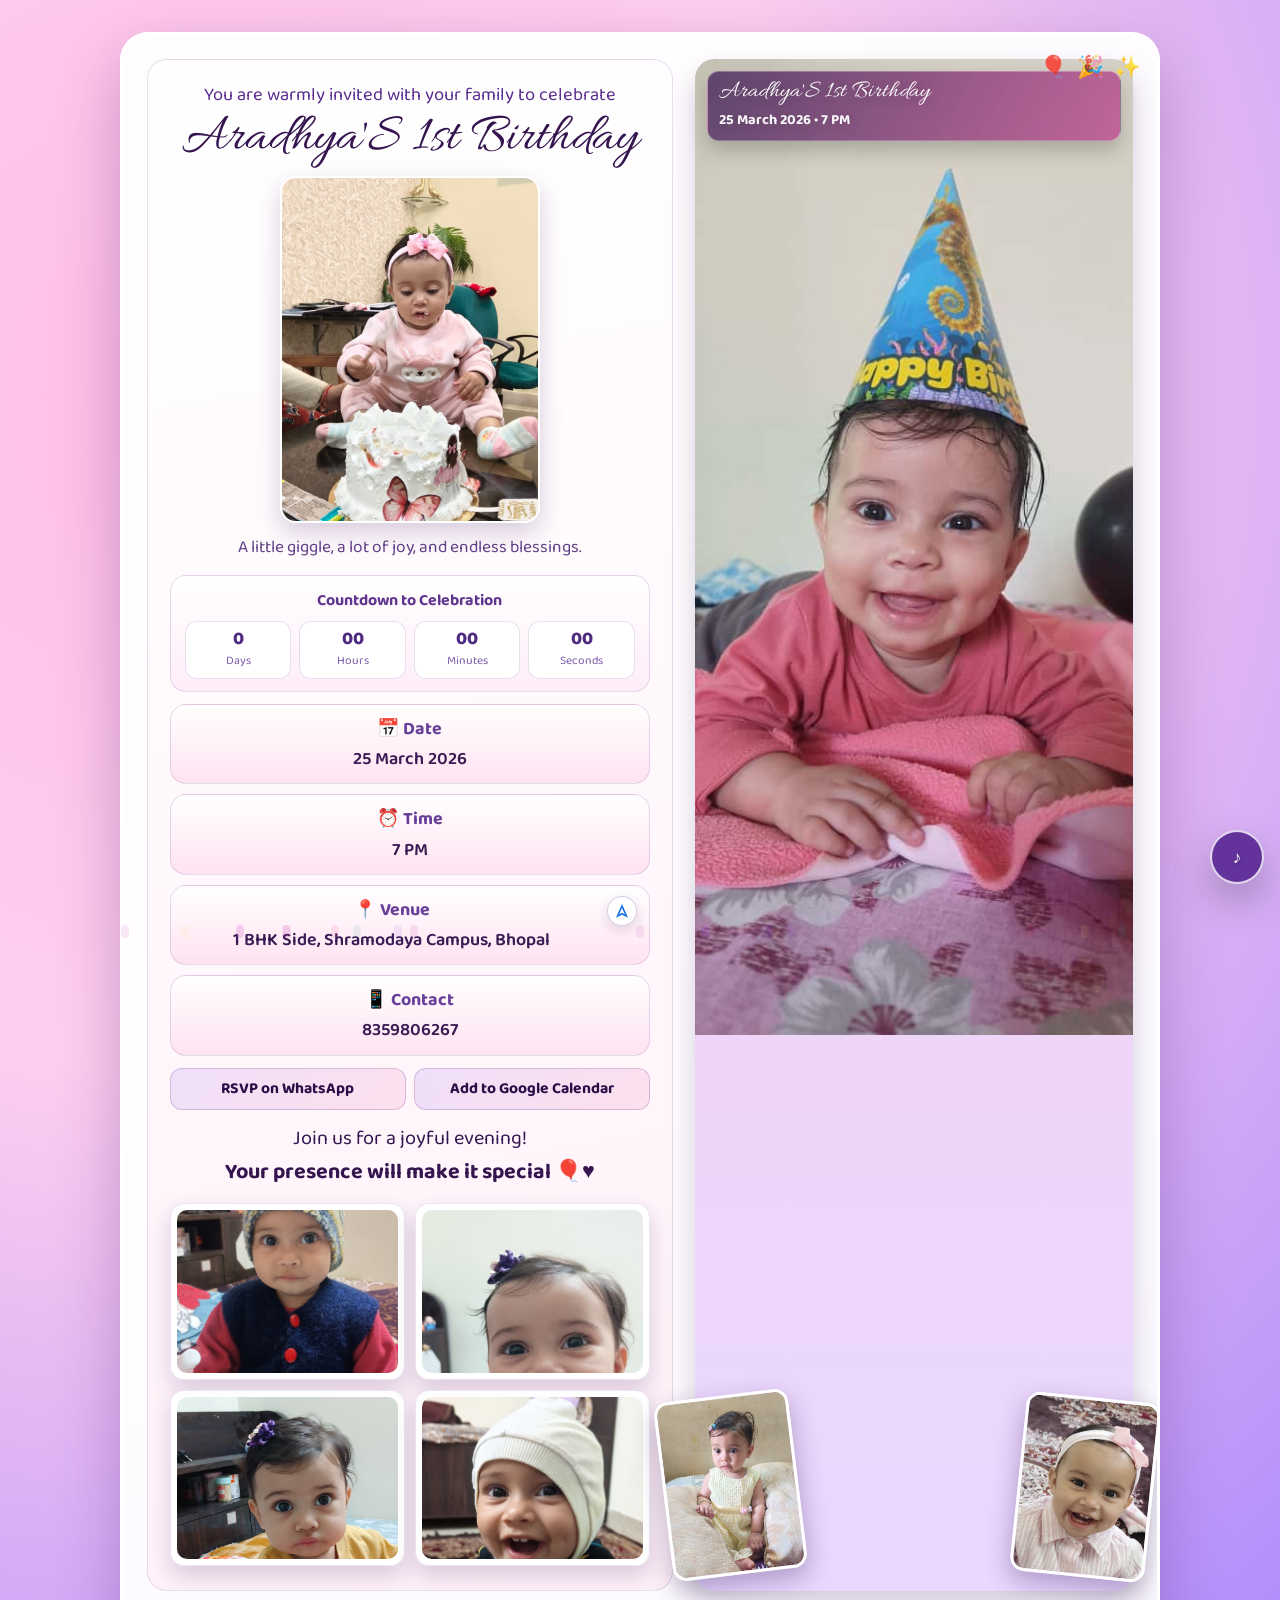
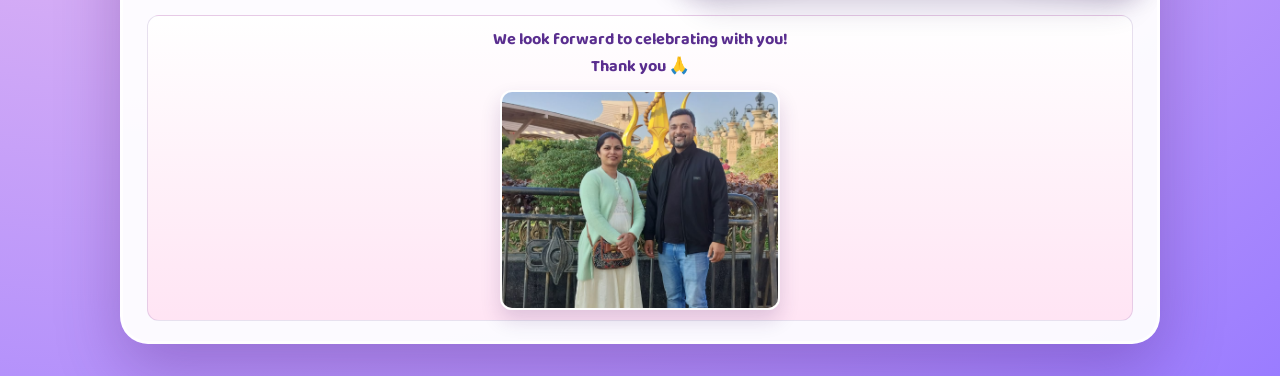
<file: index.html>
<!DOCTYPE html>
<html lang="en">
  <head>
    <meta charset="UTF-8" />
    <meta name="viewport" content="width=device-width, initial-scale=1.0" />
    <title>Aradhya's 1st Birthday Invitation</title>
    <meta
      name="description"
      content="Join us to celebrate Aradhya's 1st Birthday on 25 March 2026, 7 PM, at Shramodaya Campus, Bhopal."
    />
    <meta property="og:title" content="Aradhya's 1st Birthday Invitation" />
    <meta
      property="og:description"
      content="You are warmly invited with your family to celebrate Aradhya's 1st Birthday."
    />
    <meta property="og:type" content="website" />
    <meta property="og:image" content="./img/image-15.jpeg" />
    <link rel="icon" type="image/jpeg" href="./img/image-15.jpeg" />
    <link rel="preconnect" href="https://fonts.googleapis.com" />
    <link rel="preconnect" href="https://fonts.gstatic.com" crossorigin />
    <link
      href="https://fonts.googleapis.com/css2?family=Allura&family=Baloo+2:wght@400;600;700;800&display=swap"
      rel="stylesheet"
    />
    <link rel="stylesheet" href="style.css" />
  </head>
  <body>
    <main class="invite-wrapper">
      <section class="invite-card">
        <div class="corner-icons" aria-hidden="true">
          <span>🎈</span>
          <span>🎉</span>
          <span>✨</span>
        </div>

        <div class="invite-layout">
          <div class="invite-text">
            <p class="eyebrow reveal">You are warmly invited with your family to celebrate</p>
            <h1 class="reveal">Aradhya'S 1st Birthday</h1>
            <div class="title-photo reveal">
              <img src="./img/cake.jpeg" alt="Aradhya with birthday cake" loading="lazy" />
            </div>
            <p class="tagline reveal">A little giggle, a lot of joy, and endless blessings.</p>

            <div class="countdown-wrap reveal">
              <div class="countdown-title">Countdown to Celebration</div>
              <div id="countdown" class="countdown" aria-live="polite">
                <div class="countdown-box"><span id="cdDays">0</span><small>Days</small></div>
                <div class="countdown-box"><span id="cdHours">0</span><small>Hours</small></div>
                <div class="countdown-box"><span id="cdMinutes">0</span><small>Minutes</small></div>
                <div class="countdown-box"><span id="cdSeconds">0</span><small>Seconds</small></div>
              </div>
            </div>

            <div class="event-details reveal">
              <p><span class="label">📅 Date</span><span class="value">25 March 2026</span></p>
              <p><span class="label">⏰ Time</span><span class="value">7 PM</span></p>
              <div class="venue-card">
                <a
                  class="venue-map-link"
                  target="_blank"
                  rel="noopener noreferrer"
                  href="https://maps.app.goo.gl/EkaTwREzfzoWGPge7"
                  aria-label="Get directions on Google Maps"
                  title="Get directions"
                >
                  <svg class="venue-map-icon" viewBox="0 0 24 24" aria-hidden="true" focusable="false">
                    <path
                      fill="#1a73e8"
                      d="M12 2.8 20.1 21l-8.1-4.06L3.9 21 12 2.8Zm0 5.08-3.72 8.35L12 14.37l3.72 1.86L12 7.88Z"
                    />
                  </svg>
                </a>
                <span class="label">📍 Venue</span>
                <span class="value">1 BHK Side, Shramodaya Campus, Bhopal</span>
              </div>
              <p><span class="label">📱 Contact</span><span class="value">8359806267</span></p>
               
            </div>

            <div class="action-grid reveal">
              <a
                class="action-btn"
                target="_blank"
                rel="noopener noreferrer"
                href="https://wa.me/918359806267?text=We%20will%20join%20Aradhya%27S%201st%20Birthday%20celebration%20on%2025%20March%202026%20at%207%20PM.%20Thank%20you%20for%20the%20invite%21"
                >RSVP on WhatsApp</a
              >
              <a
                class="action-btn"
                target="_blank"
                rel="noopener noreferrer"
                href="https://calendar.google.com/calendar/render?action=TEMPLATE&text=Aradhya%27S%201st%20Birthday&dates=20260325T133000Z/20260325T163000Z&details=You%20are%20warmly%20invited%20with%20your%20family%20to%20celebrate%20Aradhya%27S%201st%20Birthday.&location=1%20BHK%20Side%2C%20Shramodaya%20Campus%2C%20Bhopal"
                >Add to Google Calendar</a
              >
            </div>

            <p class="closing-line reveal">Join us for a joyful evening!</p>
            <p class="closing-line strong reveal">Your presence will make it special 🎈♥️</p>

            <div class="photo-strip reveal" aria-label="Aradhya photo memories">
              <div class="photo-tile">
                <img src="./img/image-14.jpeg" alt="Aradhya in yellow dress" />
              </div>
              <div class="photo-tile">
                <img
                  src="./img/image-1.jpeg"
                  alt="Aradhya cheerful portrait"
                />
              </div>
              <div class="photo-tile">
                <img src="./img/image-8.jpeg" alt="Aradhya close-up portrait" />
              </div>
              <div class="photo-tile">
                <img
                  src="./img/image-10.jpeg"
                  alt="Aradhya in winter wear"
                />
              </div>
            </div>
          </div>

          <div class="invite-visual">
            <img
              class="hero-photo reveal"
              src="./img/image-15.jpeg"
              alt="Aradhya smiling in birthday cap"
            />
            <div class="hero-overlay" aria-hidden="true">
              <div class="hero-overlay-inner">
                <div class="hero-overlay-title">Aradhya&apos;S 1st Birthday</div>
                <div class="hero-overlay-meta">25 March 2026 • 7 PM</div>
              </div>
            </div>
            <img
              class="float-photo photo-a"
              src="./img/image-13.jpeg"
              alt="Aradhya in winter cap smiling"
            />
            <img
              class="float-photo photo-b"
              src="./img/image-3.jpeg"
              alt="Aradhya smiling in pink outfit"
            />
          </div>
        </div>

        <p class="thank-note">
          We look forward to celebrating with you!<br />
          Thank you 🙏
          <img
            class="thank-parent-photo"
            src="./img/parent.jpeg"
            alt="Aradhya's parents"
            loading="lazy"
          />
        </p>
      </section>
    </main>

    <script src="script.js"></script>

    <button
      id="autoplayBtn"
      class="autoplay-btn"
      type="button"
      title="Music autoplay setting"
    >
      Auto: ON
    </button>
    <button id="musicBtn" class="music-btn" type="button" aria-label="Toggle background music">
      <span>♪</span>
    </button>
    <audio id="bgm" preload="auto" loop>
      <source src="./assets/moodmode-happy-birthday-song-455067.mp3" type="audio/mpeg" />
    </audio>
  </body>
</html>
</file>
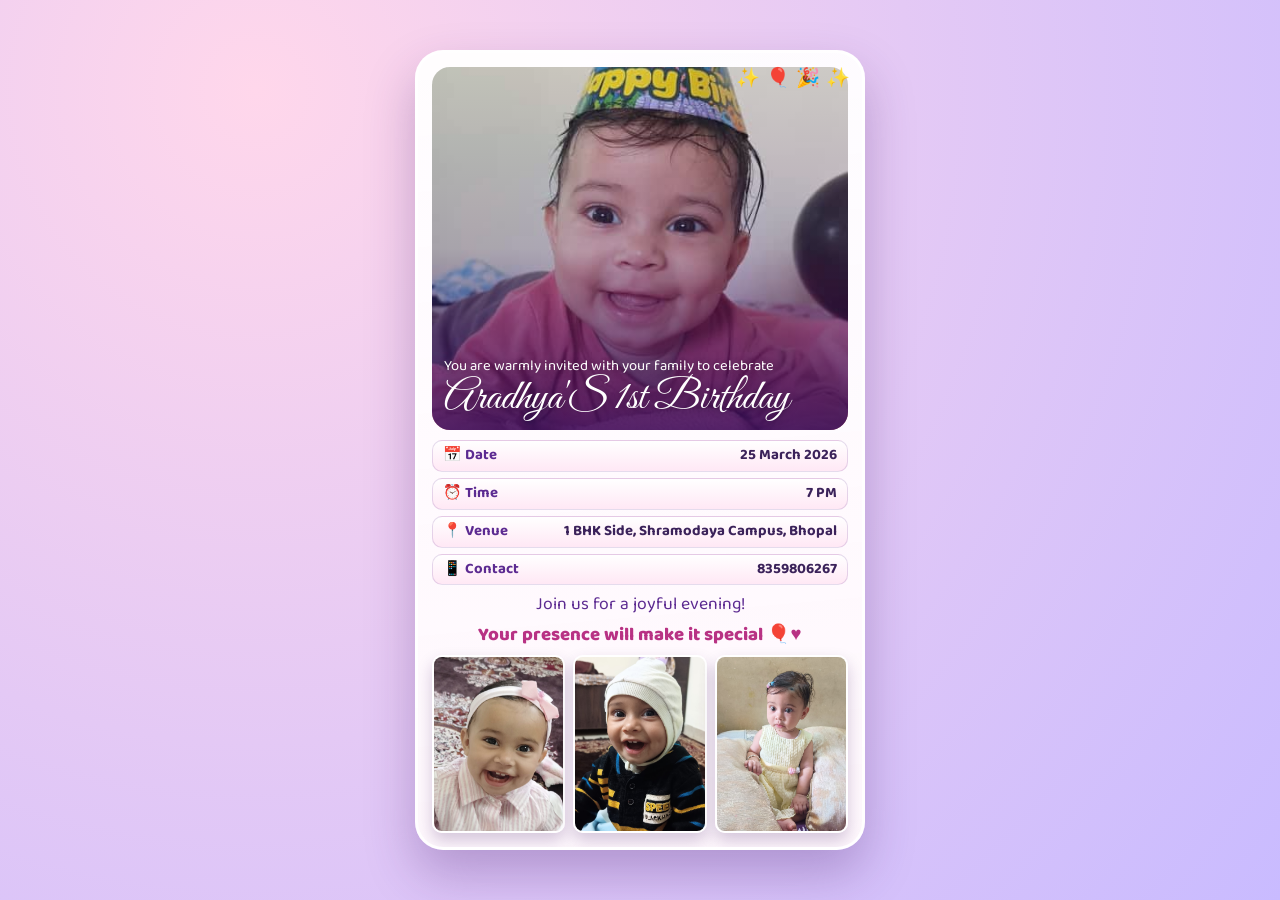
<file: video-invite.html>
<!DOCTYPE html>
<html lang="en">
  <head>
    <meta charset="UTF-8" />
    <meta name="viewport" content="width=device-width, initial-scale=1.0" />
    <title>Aradhya Birthday Video Invite</title>
    <link rel="preconnect" href="https://fonts.googleapis.com" />
    <link rel="preconnect" href="https://fonts.gstatic.com" crossorigin />
    <link
      href="https://fonts.googleapis.com/css2?family=Baloo+2:wght@400;600;700;800&family=Great+Vibes&display=swap"
      rel="stylesheet"
    />
    <link rel="stylesheet" href="video-style.css" />
  </head>
  <body>
    <main class="video-stage">
      <section class="video-card" aria-label="Aradhya first birthday invitation">
        <div class="sparkles" aria-hidden="true">
          <span>✨</span>
          <span>🎈</span>
          <span>🎉</span>
          <span>✨</span>
        </div>

        <div class="hero-block">
          <img src="./img/image-15.jpeg" alt="Aradhya smiling in birthday cap" />
          <div class="hero-gradient"></div>
          <div class="hero-text">
            <p>You are warmly invited with your family to celebrate</p>
            <h1>Aradhya'S 1st Birthday</h1>
          </div>
        </div>

        <div class="details">
          <p><span>📅 Date</span><strong>25 March 2026</strong></p>
          <p><span>⏰ Time</span><strong>7 PM</strong></p>
          <p><span>📍 Venue</span><strong>1 BHK Side, Shramodaya Campus, Bhopal</strong></p>
          <p><span>📱 Contact</span><strong>8359806267</strong></p>
        </div>

        <p class="line">Join us for a joyful evening!</p>
        <p class="line strong">Your presence will make it special 🎈♥️</p>

        <div class="memory-row" aria-label="Photo memories">
          <img src="./img/image-3.jpeg" alt="Aradhya smiling in pink outfit" />
          <img src="./img/image-10.jpeg" alt="Aradhya in winter cap smiling" />
          <img src="./img/image-13.jpeg" alt="Aradhya in yellow dress" />
        </div>
      </section>
    </main>

    <script src="video-script.js"></script>
  </body>
</html>
</file>
<file: style.css>
:root {
  --pink-50: #fff1f8;
  --pink-100: #ffe3f1;
  --pink-300: #f79dcf;
  --purple-700: #592b8f;
  --purple-900: #35154f;
  --teal-500: #2f9fa0;
  --text-dark: #2a173f;
  --white-95: rgba(255, 255, 255, 0.95);
  --accent-a: #7c3aed;
  --accent-b: #ec4899;
}

* {
  box-sizing: border-box;
}

body {
  margin: 0;
  min-height: 100vh;
  font-family: "Baloo 2", cursive;
  color: var(--text-dark);
  background: radial-gradient(
    circle at 15% 20%,
    #ffbfe6 0%,
    #ffcfef 35%,
    #9a7cff 100%
  );
}

body[data-theme="royal"] {
  background: radial-gradient(circle at 20% 20%, #c1b3ff 0%, #8c6dff 40%, #42236f 100%);
}

body[data-theme="sunset"] {
  background: radial-gradient(circle at 20% 20%, #ffd49d 0%, #ffa0c7 45%, #7a4cff 100%);
}

.invite-wrapper {
  min-height: 100vh;
  display: grid;
  place-items: center;
  padding: 32px 16px;
}

.invite-card {
  width: min(1040px, 100%);
  border-radius: 28px;
  overflow: hidden;
  background: var(--white-95);
  border: 3px solid rgba(255, 255, 255, 0.85);
  box-shadow: 0 24px 64px rgba(60, 12, 100, 0.28);
  position: relative;
  --tile-clip: none;
  animation: cardIn 900ms ease-out both;
}

.corner-icons {
  position: absolute;
  z-index: 5;
  top: 16px;
  right: 16px;
  display: flex;
  gap: 10px;
  font-size: 1.35rem;
  opacity: 0.9;
}

.corner-icons span {
  animation: bob 2.4s ease-in-out infinite;
}

.corner-icons span:nth-child(2) {
  animation-delay: 0.25s;
}

.corner-icons span:nth-child(3) {
  animation-delay: 0.5s;
}

.invite-layout {
  display: grid;
  grid-template-columns: 1.2fr 1fr;
  gap: 22px;
  padding: 24px;
}

.invite-text {
  background: linear-gradient(170deg, #fff 0%, var(--pink-50) 100%);
  border: 1px solid rgba(89, 43, 143, 0.14);
  border-radius: 20px;
  padding: 24px 22px;
}

h1 {
  margin: 2px 0 0;
  line-height: 1.08;
  font-size: clamp(2.4rem, 4.2vw, 3.4rem);
  font-family: "Allura", cursive;
  font-weight: 400;
  letter-spacing: 0.2px;
  color: var(--purple-900);
  text-align: center;
  animation: titleBreathe 5s ease-in-out infinite;
}

.eyebrow {
  margin: 0;
  font-size: 1.15rem;
  line-height: 1.3;
  color: var(--purple-700);
  text-align: center;
}

.tagline {
  margin: 8px 0 14px;
  font-size: 1.08rem;
  color: #613f87;
  text-align: center;
}

.title-photo {
  margin: 8px auto 10px;
  width: min(260px, 100%);
  aspect-ratio: 3 / 4;
  border-radius: 16px;
  overflow: hidden;
  border: 2px solid rgba(255, 255, 255, 0.9);
  box-shadow: 0 10px 24px rgba(59, 20, 93, 0.2);
}

.title-photo img {
  width: 100%;
  height: 100%;
  display: block;
  object-fit: cover;
  object-position: center 46%;
}

.theme-switcher {
  display: flex;
  gap: 8px;
  margin: 0 0 12px;
}

.theme-btn {
  border: 1px solid rgba(89, 43, 143, 0.22);
  border-radius: 12px;
  padding: 7px 11px;
  font-family: inherit;
  font-weight: 700;
  font-size: 0.9rem;
  background: #fff;
  color: #4f2b80;
  cursor: pointer;
}

.theme-btn.active {
  background: linear-gradient(135deg, rgba(124, 58, 237, 0.22), rgba(236, 72, 153, 0.22));
}

.countdown-wrap {
  border: 1px solid rgba(89, 43, 143, 0.16);
  border-radius: 16px;
  padding: 12px 14px;
  margin: 0 0 12px;
  background: linear-gradient(180deg, rgba(255, 255, 255, 0.92), rgba(255, 236, 247, 0.92));
  width: 100%;
  max-width: 560px;
  margin-left: auto;
  margin-right: auto;
}

.countdown-title {
  font-weight: 700;
  color: #60358f;
  margin-bottom: 8px;
  text-align: center;
}

.countdown {
  display: grid;
  grid-template-columns: repeat(4, minmax(0, 1fr));
  gap: 8px;
}

.countdown-box {
  border-radius: 12px;
  padding: 8px 4px;
  text-align: center;
  background: #fff;
  border: 1px solid rgba(89, 43, 143, 0.14);
}

.countdown-box span {
  display: block;
  font-size: 1.15rem;
  font-weight: 800;
  color: #4f2b80;
  line-height: 1;
}

.countdown-box small {
  display: block;
  margin-top: 3px;
  font-size: 0.74rem;
  color: #7a57aa;
}

.event-details {
  display: grid;
  gap: 10px;
  width: 100%;
  max-width: 560px;
  margin-left: auto;
  margin-right: auto;
}

.event-details > * {
  margin: 0;
  padding: 12px 16px;
  display: flex;
  flex-direction: column;
  justify-content: center;
  align-items: center;
  gap: 6px;
  border-radius: 16px;
  background: linear-gradient(180deg, #fff, var(--pink-100));
  border: 1px solid rgba(89, 43, 143, 0.16);
  font-size: 1.08rem;
  line-height: 1.35;
  text-align: center;
  position: relative;
  z-index: 2;
}

.event-details > *:nth-child(1) {
  animation: rowFloat 4.2s ease-in-out infinite;
  animation-delay: 0ms;
}

.event-details > *:nth-child(2) {
  animation: rowFloat 4.2s ease-in-out infinite;
  animation-delay: 220ms;
}

.event-details > *:nth-child(3) {
  animation: rowFloat 4.2s ease-in-out infinite;
  animation-delay: 440ms;
}

.event-details > *:nth-child(4) {
  animation: rowFloat 4.2s ease-in-out infinite;
  animation-delay: 660ms;
}

.label {
  color: #68409a;
  font-weight: 700;
  font-size: 1.12rem;
  white-space: nowrap;
}

.venue-card {
  padding-right: 52px;
}

.venue-map-link {
  position: absolute;
  top: 10px;
  right: 12px;
  width: 30px;
  height: 30px;
  border-radius: 999px;
  border: 1px solid rgba(89, 43, 143, 0.24);
  background: rgba(255, 255, 255, 0.96);
  display: inline-flex;
  align-items: center;
  justify-content: center;
  box-shadow: 0 5px 12px rgba(53, 21, 79, 0.14);
  transition: transform 150ms ease, box-shadow 150ms ease;
}

.venue-map-link:hover {
  transform: translateY(-1px) scale(1.06);
  box-shadow: 0 8px 16px rgba(53, 21, 79, 0.2);
}

.venue-map-icon {
  width: 18px;
  height: 18px;
  display: block;
}

.value {
  text-align: center;
  color: #371d54;
  font-size: 1.12rem;
  font-weight: 600;
  text-wrap: balance;
}

.closing-line {
  margin: 12px 0 0;
  font-size: 1.25rem;
  color: var(--purple-900);
  text-align: center;
}

.closing-line.strong {
  margin-top: 1px;
  font-size: 1.35rem;
  font-weight: 700;
  animation: strongPulse 3.8s ease-in-out infinite;
}

.action-grid {
  margin-top: 12px;
  display: grid;
  grid-template-columns: repeat(2, minmax(0, 1fr));
  gap: 8px;
  width: 100%;
  max-width: 560px;
  margin-left: auto;
  margin-right: auto;
}

.action-btn {
  appearance: none;
  border: 1px solid rgba(89, 43, 143, 0.22);
  border-radius: 12px;
  background: linear-gradient(130deg, rgba(124, 58, 237, 0.12), rgba(236, 72, 153, 0.12));
  color: #2a0f46;
  font-family: inherit;
  font-size: 0.98rem;
  font-weight: 700;
  line-height: 1.2;
  padding: 11px 12px;
  text-align: center;
  text-decoration: none;
  cursor: pointer;
}

.action-btn:hover {
  transform: translateY(-1px);
  box-shadow: 0 10px 16px rgba(63, 26, 105, 0.14);
}

.invite-visual {
  position: relative;
  display: flex;
  align-items: stretch;
}

.hero-overlay {
  position: absolute;
  left: 12px;
  right: 12px;
  top: 12px;
  z-index: 2;
  display: block;
  pointer-events: none;
}

.hero-overlay-inner {
  border-radius: 12px;
  padding: 8px 11px;
  color: #fff;
  background: linear-gradient(
    120deg,
    rgba(53, 21, 79, 0.72) 0%,
    rgba(184, 50, 132, 0.68) 100%
  );
  border: 1px solid rgba(255, 255, 255, 0.25);
  box-shadow: 0 10px 20px rgba(0, 0, 0, 0.2);
  text-shadow: 0 2px 14px rgba(0, 0, 0, 0.25);
}

.hero-overlay-title {
  font-family: "Allura", cursive;
  font-size: 1.52rem;
  line-height: 1;
  font-weight: 400;
  letter-spacing: 0.2px;
}

.hero-overlay-meta {
  margin-top: 4px;
  font-size: 0.9rem;
  font-weight: 700;
  opacity: 0.95;
}

.hero-photo {
  width: 100%;
  height: 100%;
  min-height: 420px;
  border-radius: 20px;
  object-fit: contain;
  object-position: center top;
  display: block;
  background: linear-gradient(180deg, #f7d0ea 0%, #ead8ff 100%);
  box-shadow: 0 16px 30px rgba(43, 19, 79, 0.2);
}

.float-photo {
  position: absolute;
  width: 135px;
  aspect-ratio: 3 / 4;
  object-fit: cover;
  border-radius: 14px;
  border: 3px solid #fff;
  box-shadow: 0 10px 26px rgba(34, 9, 70, 0.3);
  z-index: 3;
}

.photo-a {
  bottom: 16px;
  left: -32px;
  transform: rotate(-7deg);
}

.photo-b {
  bottom: 14px;
  right: -20px;
  transform: rotate(6deg);
}

.photo-strip {
  display: grid;
  grid-template-columns: repeat(2, minmax(0, 1fr));
  gap: 10px;
  margin-top: 14px;
}

.thank-note {
  margin: 0 24px 20px;
  padding: 10px 14px;
  text-align: center;
  font-size: 1.02rem;
  font-weight: 700;
  color: #5a2e8f;
  border-radius: 12px;
  background: linear-gradient(180deg, rgba(255, 255, 255, 0.92), rgba(255, 226, 243, 0.92));
  border: 1px solid rgba(89, 43, 143, 0.14);
}

.thank-parent-photo {
  display: block;
  width: min(280px, 100%);
  max-height: 220px;
  margin: 10px auto 0;
  object-fit: cover;
  object-position: center 35%;
  border-radius: 12px;
  border: 2px solid rgba(255, 255, 255, 0.95);
  box-shadow: 0 10px 20px rgba(59, 20, 93, 0.16);
}

.photo-tile {
  aspect-ratio: 4 / 3;
  background: rgba(255, 255, 255, 0.95);
  border: 1px solid rgba(89, 43, 143, 0.12);
  box-shadow: 0 10px 22px rgba(54, 17, 101, 0.18);
  padding: 6px;
  overflow: hidden;
  border-radius: 14px;
  transition: transform 0.3s ease, box-shadow 0.3s ease;
  animation: tileFloat 4.5s ease-in-out infinite;
}

.photo-tile:nth-child(1) {
  animation-delay: 0ms;
}
.photo-tile:nth-child(2) {
  animation-delay: 140ms;
}
.photo-tile:nth-child(3) {
  animation-delay: 280ms;
}
.photo-tile:nth-child(4) {
  animation-delay: 420ms;
}

.photo-tile img {
  width: 100%;
  height: 100%;
  display: block;
  object-fit: cover;
  border-radius: 10px;
}

.photo-tile:hover {
  transform: translateY(-4px) scale(1.02);
  box-shadow: 0 14px 26px rgba(54, 17, 101, 0.3);
}

.reveal {
  opacity: 0;
  transform: translateY(10px);
  transition: opacity 500ms ease, transform 500ms ease;
}

.reveal.in {
  opacity: 1;
  transform: translateY(0);
}

.photo-strip .photo-tile:nth-child(1) img {
  object-position: center 45%;
}

.photo-strip .photo-tile:nth-child(2) img {
  object-position: center 35%;
}

.photo-strip .photo-tile:nth-child(3) img {
  object-position: center 38%;
}

.photo-strip .photo-tile:nth-child(4) img {
  object-position: center 30%;
}

.confetti {
  position: fixed;
  width: 8px;
  height: 13px;
  top: -20px;
  border-radius: 4px;
  pointer-events: none;
  animation: drop linear forwards;
  opacity: 0.55;
  z-index: 1;
}

.balloon {
  position: fixed;
  width: var(--balloon-size, 24px);
  height: calc(var(--balloon-size, 24px) * 1.2);
  left: 0;
  border-radius: 50% 50% 48% 48%;
  background: var(--balloon-color, #ff7ac8);
  box-shadow: inset -8px -8px 14px rgba(255, 255, 255, 0.25);
  opacity: 0.34;
  pointer-events: none;
  z-index: 0;
}

.balloon::before {
  content: "";
  position: absolute;
  bottom: -5px;
  left: 50%;
  width: 8px;
  height: 8px;
  transform: translateX(-50%) rotate(45deg);
  background: inherit;
  border-radius: 1px;
}

.balloon::after {
  content: "";
  position: absolute;
  left: 50%;
  top: calc(100% + 2px);
  width: 1.5px;
  height: 30px;
  transform: translateX(-50%);
  background: rgba(89, 43, 143, 0.35);
}

.balloon-rise {
  bottom: -80px;
  animation: balloonRise linear forwards;
}

.balloon-fall {
  top: -80px;
  animation: balloonFall linear forwards;
}

@keyframes bob {
  0%,
  100% {
    transform: translateY(0);
  }
  50% {
    transform: translateY(-5px);
  }
}

@keyframes drop {
  to {
    transform: translateY(105vh) rotate(540deg);
    opacity: 0.1;
  }
}

@keyframes balloonRise {
  0% {
    transform: translateY(0) translateX(0) rotate(0deg);
    opacity: 0;
  }
  12% {
    opacity: 0.85;
  }
  100% {
    transform: translateY(-120vh) translateX(18px) rotate(8deg);
    opacity: 0;
  }
}

@keyframes balloonFall {
  0% {
    transform: translateY(0) translateX(0) rotate(0deg);
    opacity: 0;
  }
  12% {
    opacity: 0.8;
  }
  100% {
    transform: translateY(120vh) translateX(-16px) rotate(-8deg);
    opacity: 0;
  }
}

@keyframes cardIn {
  from {
    opacity: 0;
    transform: translateY(10px) scale(0.99);
  }
  to {
    opacity: 1;
    transform: translateY(0) scale(1);
  }
}

@keyframes titleBreathe {
  0%,
  100% {
    transform: translateY(0);
  }
  50% {
    transform: translateY(-2px);
  }
}

@keyframes rowFloat {
  0%,
  100% {
    transform: translateY(0);
  }
  50% {
    transform: translateY(-3px);
  }
}

@keyframes tileFloat {
  0%,
  100% {
    transform: translateY(0);
  }
  50% {
    transform: translateY(-4px);
  }
}

@keyframes strongPulse {
  0%,
  100% {
    transform: translateY(0) scale(1);
  }
  50% {
    transform: translateY(-1px) scale(1.03);
  }
}

@media (prefers-reduced-motion: reduce) {
  .invite-card,
  h1,
  .event-details p,
  .closing-line.strong,
  .photo-tile,
  .balloon {
    animation: none !important;
  }
}

@media (max-width: 760px) {
  .invite-card {
    max-height: none;
  }

  .invite-wrapper {
    padding: 16px 12px;
    place-items: start center;
  }

  .invite-layout {
    display: flex;
    flex-direction: column;
    gap: 10px;
    padding: 12px;
  }

  .invite-visual {
    order: 1;
  }

  .invite-text {
    order: 2;
    padding: 16px 12px;
    margin-top: 20px;
  }

  .hero-photo {
    min-height: 245px;
    border-radius: 16px;
    height: 285px;
    max-height: 315px;
    object-fit: contain;
    object-position: center top;
    background: linear-gradient(180deg, #f7d0ea 0%, #ead8ff 100%);
  }

  .hero-overlay {
    display: block;
  }

  .hero-overlay-title {
    font-size: 1.35rem;
  }

  .hero-overlay-meta {
    font-size: 0.82rem;
  }

  .float-photo {
    display: block;
    width: 112px;
    border-radius: 14px;
    border-width: 3px;
  }

  h1 {
    font-size: clamp(1.95rem, 7.2vw, 2.35rem);
  }

  .eyebrow {
    font-size: 0.98rem;
  }

  .tagline {
    font-size: 0.98rem;
    margin-bottom: 10px;
  }

  .title-photo {
    margin: 7px auto 9px;
    width: min(210px, 100%);
  }

  .title-photo img {
    object-position: center 48%;
  }

  .theme-switcher {
    margin-bottom: 10px;
  }

  .theme-btn {
    padding: 6px 9px;
    font-size: 0.86rem;
  }

  .countdown-wrap {
    margin-bottom: 10px;
    padding: 8px 10px;
  }

  .countdown {
    gap: 6px;
  }

  .countdown-box {
    padding: 6px 2px;
  }

  .countdown-box span {
    font-size: 1rem;
  }

  .event-details {
    gap: 8px;
  }

  .event-details > * {
    flex-direction: column;
    align-items: center;
    gap: 5px;
    font-size: 0.94rem;
    padding: 10px 10px;
    text-align: center;
  }

  .label {
    white-space: normal;
  }

  .venue-map-link {
    top: 8px;
    right: 9px;
    width: 28px;
    height: 28px;
  }

  .venue-map-icon {
    width: 16px;
    height: 16px;
  }

  .value {
    text-align: center;
    font-size: 1.05rem;
  }

  .closing-line {
    font-size: 1.02rem;
  }

  .closing-line.strong {
    font-size: 1.08rem;
  }

  .photo-strip {
    margin-top: 10px;
    gap: 6px;
  }

  .thank-note {
    margin: 0 12px 14px;
    font-size: 0.95rem;
    padding: 9px 10px;
  }

  .thank-parent-photo {
    width: min(240px, 100%);
    max-height: 180px;
    margin-top: 8px;
  }

  .action-grid {
    margin-top: 10px;
    grid-template-columns: 1fr;
    gap: 6px;
  }

  .action-btn {
    font-size: 0.9rem;
    padding: 9px 9px;
  }

  .photo-tile {
    padding: 3px;
    aspect-ratio: 1 / 1;
  }

  /* Mobile: square tiles tend to crop heads/cheeks, so re-center face */
  .photo-strip .photo-tile:nth-child(1) img {
    object-position: center 42%;
  }

  .photo-strip .photo-tile:nth-child(2) img {
    object-position: center 48%;
  }

  .photo-strip .photo-tile:nth-child(3) img {
    object-position: center 38%;
  }

  .photo-strip .photo-tile:nth-child(4) img {
    object-position: center 34%;
  }

  .music-btn {
    width: 46px;
    height: 46px;
    right: 12px;
    bottom: 12px;
  }

  .photo-a {
    left: -8px;
    bottom: 8px;
    transform: rotate(-7deg);
  }

  .photo-b {
    right: -6px;
    bottom: 10px;
    top: auto;
    transform: rotate(6deg);
  }
}

 .music-btn {
  position: fixed;
  right: 16px;
  bottom: 16px;
  z-index: 9999;
  width: 54px;
  height: 54px;
  border-radius: 50%;
  border: 2px solid rgba(255, 255, 255, 0.8);
  background: rgba(92, 43, 149, 0.94);
  color: #fff;
  box-shadow: 0 18px 38px rgba(0, 0, 0, 0.25);
  cursor: pointer;
  display: grid;
  place-items: center;
  padding: 0;
  font-size: 1.15rem;
  pointer-events: auto;
  touch-action: manipulation;
}

.music-btn span {
  font-size: 1.08rem;
  font-weight: 800;
  color: #ffffff;
  display: block;
  line-height: 1;
  transform: translateY(1px);
  text-shadow: 0 1px 4px rgba(0, 0, 0, 0.35);
}

.autoplay-btn {
  position: fixed;
  right: 78px;
  bottom: 20px;
  z-index: 9999;
  border: 1px solid rgba(255, 255, 255, 0.75);
  border-radius: 20px;
  background: rgba(53, 21, 79, 0.86);
  color: #fff;
  box-shadow: 0 12px 28px rgba(0, 0, 0, 0.2);
  font-family: inherit;
  font-size: 0.84rem;
  font-weight: 700;
  line-height: 1;
  padding: 9px 12px;
  cursor: pointer;
  touch-action: manipulation;
  display: none;
}

.autoplay-btn.off {
  background: rgba(84, 84, 84, 0.85);
}

@media (max-width: 760px) {
  .autoplay-btn {
    right: 62px;
    bottom: 16px;
    font-size: 0.78rem;
    padding: 8px 10px;
  }
}
</file>
<file: video-style.css>
:root {
  --bg1: #ffd7eb;
  --bg2: #c9bbff;
  --card: #fff8fd;
  --ink: #2d1844;
  --purple: #5c2a91;
  --rose: #b83284;
}

* {
  box-sizing: border-box;
}

html,
body {
  margin: 0;
  width: 100%;
  height: 100%;
}

body {
  font-family: "Baloo 2", cursive;
  color: var(--ink);
  overflow: hidden;
  background: radial-gradient(circle at 20% 10%, var(--bg1), var(--bg2));
}

.video-stage {
  width: 100vw;
  height: 100vh;
  display: grid;
  place-items: center;
  padding: 2vh;
}

.video-card {
  width: min(92vw, 450px);
  aspect-ratio: 9 / 16;
  background: linear-gradient(175deg, rgba(255, 255, 255, 0.94), var(--card));
  border-radius: 28px;
  border: 3px solid rgba(255, 255, 255, 0.85);
  box-shadow: 0 24px 50px rgba(63, 26, 105, 0.28);
  position: relative;
  overflow: hidden;
  padding: 14px;
  display: flex;
  flex-direction: column;
  gap: 10px;
}

.sparkles {
  position: absolute;
  top: 10px;
  right: 12px;
  display: flex;
  gap: 6px;
  z-index: 5;
  font-size: 1.2rem;
}

.sparkles span {
  animation: floatIcon 2.2s ease-in-out infinite;
}

.sparkles span:nth-child(2) {
  animation-delay: 0.2s;
}

.sparkles span:nth-child(3) {
  animation-delay: 0.4s;
}

.sparkles span:nth-child(4) {
  animation-delay: 0.6s;
}

.hero-block {
  position: relative;
  flex: 1 1 auto;
  min-height: 42%;
  border-radius: 18px;
  overflow: hidden;
  transform-origin: center;
  animation: heroZoom 8s ease-in-out infinite;
}

.hero-block img {
  width: 100%;
  height: 100%;
  object-fit: cover;
  display: block;
}

.hero-gradient {
  position: absolute;
  inset: 0;
  background: linear-gradient(
    180deg,
    rgba(0, 0, 0, 0.05) 0%,
    rgba(59, 19, 96, 0.22) 50%,
    rgba(59, 19, 96, 0.84) 100%
  );
}

.hero-text {
  position: absolute;
  left: 12px;
  right: 12px;
  bottom: 10px;
  color: #fff;
  text-shadow: 0 2px 10px rgba(0, 0, 0, 0.28);
}

.hero-text p {
  margin: 0;
  font-size: 0.92rem;
  line-height: 1.15;
}

.hero-text h1 {
  margin: 2px 0 0;
  font-family: "Great Vibes", cursive;
  font-size: clamp(2.05rem, 7.2vw, 2.7rem);
  line-height: 1;
  font-weight: 500;
}

.details {
  display: grid;
  gap: 6px;
}

.details p {
  margin: 0;
  background: linear-gradient(180deg, #fff, #ffe8f5);
  border: 1px solid rgba(92, 42, 145, 0.16);
  border-radius: 10px;
  padding: 6px 10px;
  display: flex;
  justify-content: space-between;
  gap: 10px;
  font-size: 0.93rem;
  line-height: 1.2;
}

.details span {
  color: var(--purple);
  font-weight: 700;
  white-space: nowrap;
}

.details strong {
  text-align: right;
  font-weight: 700;
  color: #3b225a;
}

.line {
  margin: 0;
  text-align: center;
  color: var(--purple);
  font-size: 1.1rem;
  line-height: 1.1;
  animation: textPulse 3.2s ease-in-out infinite;
}

.line.strong {
  font-size: 1.16rem;
  color: var(--rose);
  font-weight: 800;
}

.memory-row {
  display: grid;
  grid-template-columns: repeat(3, 1fr);
  gap: 8px;
}

.memory-row img {
  width: 100%;
  aspect-ratio: 3 / 4;
  object-fit: cover;
  border-radius: 10px;
  border: 2px solid #fff;
  box-shadow: 0 8px 16px rgba(58, 19, 95, 0.22);
  animation: memoryBob 4s ease-in-out infinite;
}

.memory-row img:nth-child(2) {
  animation-delay: 0.45s;
}

.memory-row img:nth-child(3) {
  animation-delay: 0.9s;
}

.confetti {
  position: absolute;
  width: 7px;
  height: 11px;
  border-radius: 2px;
  top: -12px;
  pointer-events: none;
  animation: confettiFall linear forwards;
  z-index: 6;
}

@keyframes floatIcon {
  0%,
  100% {
    transform: translateY(0);
  }
  50% {
    transform: translateY(-5px);
  }
}

@keyframes heroZoom {
  0%,
  100% {
    transform: scale(1);
  }
  50% {
    transform: scale(1.04);
  }
}

@keyframes textPulse {
  0%,
  100% {
    transform: scale(1);
  }
  50% {
    transform: scale(1.03);
  }
}

@keyframes memoryBob {
  0%,
  100% {
    transform: translateY(0);
  }
  50% {
    transform: translateY(-4px);
  }
}

@keyframes confettiFall {
  to {
    transform: translateY(110vh) rotate(520deg);
    opacity: 0;
  }
}

@media (max-height: 760px) {
  .video-card {
    padding: 10px;
    gap: 8px;
  }

  .hero-text p {
    font-size: 0.82rem;
  }

  .details p {
    font-size: 0.83rem;
    padding: 5px 8px;
  }

  .line {
    font-size: 1rem;
  }
}
</file>
